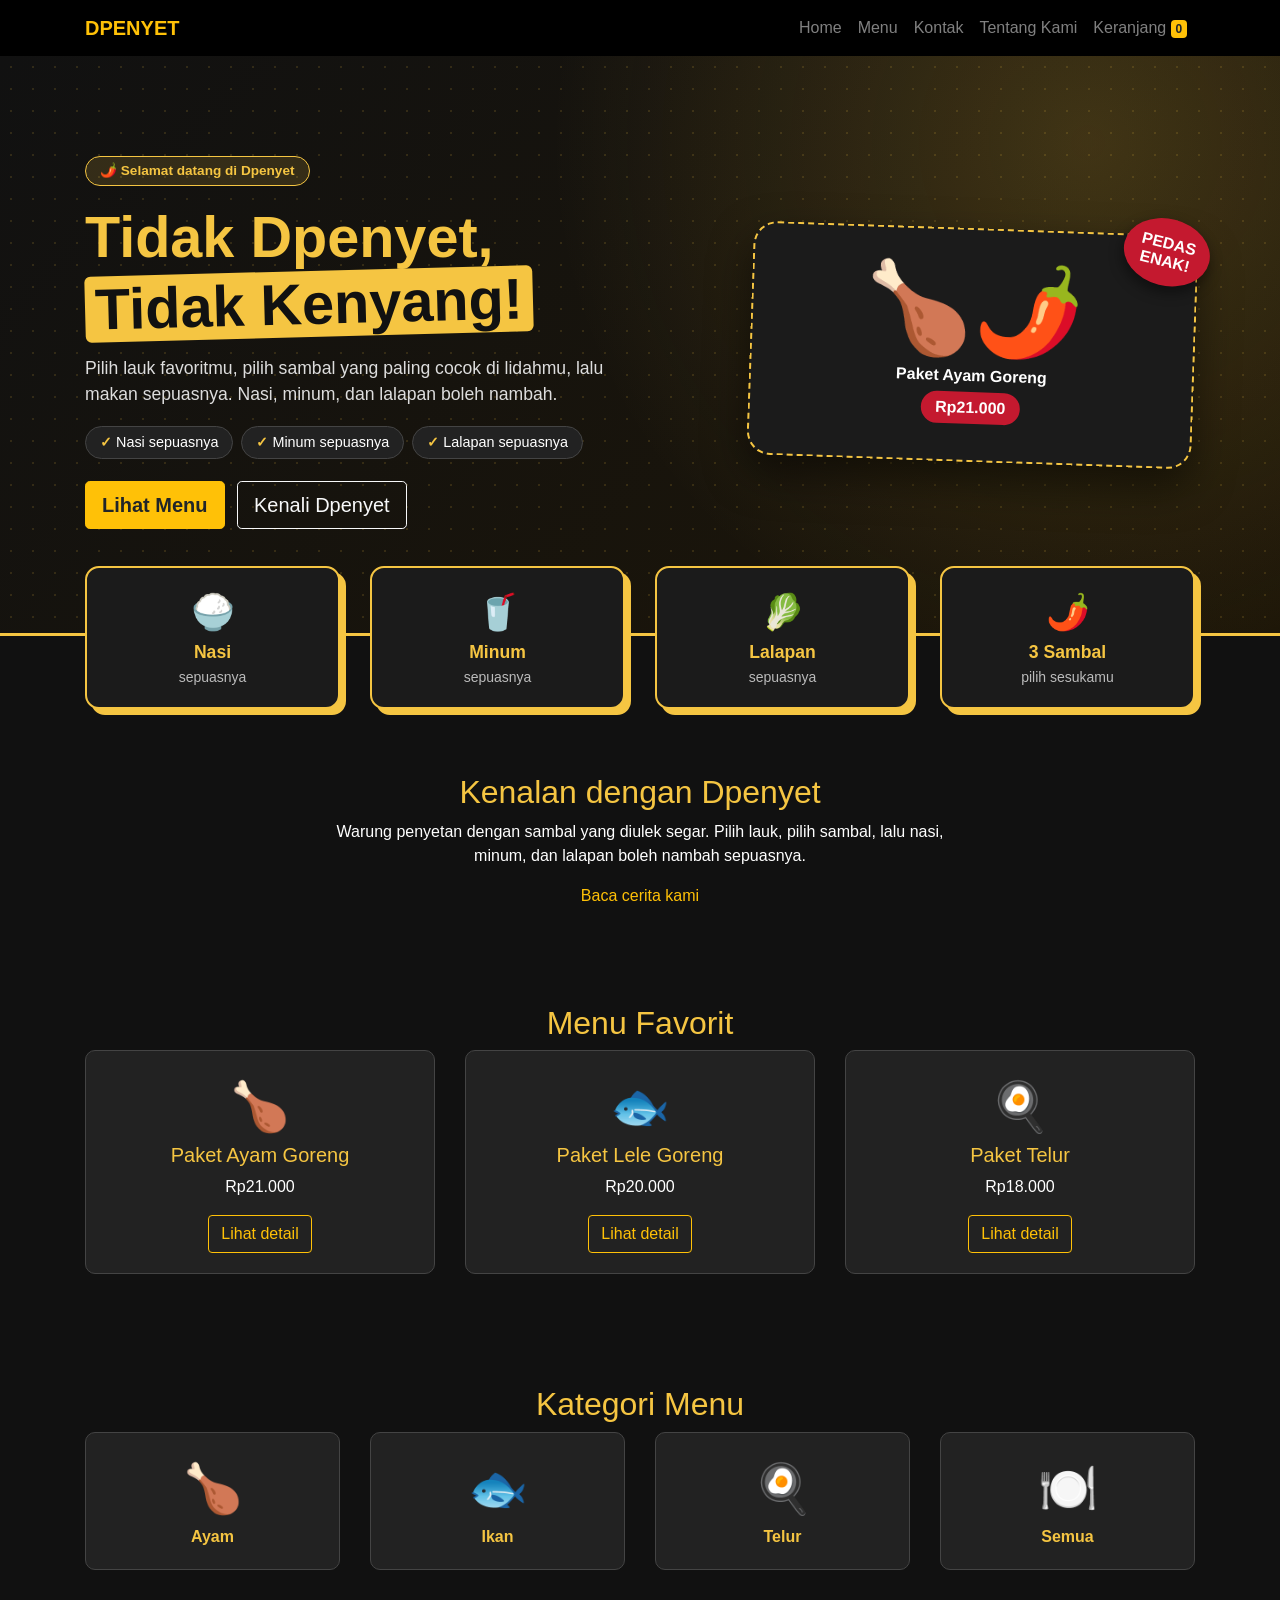
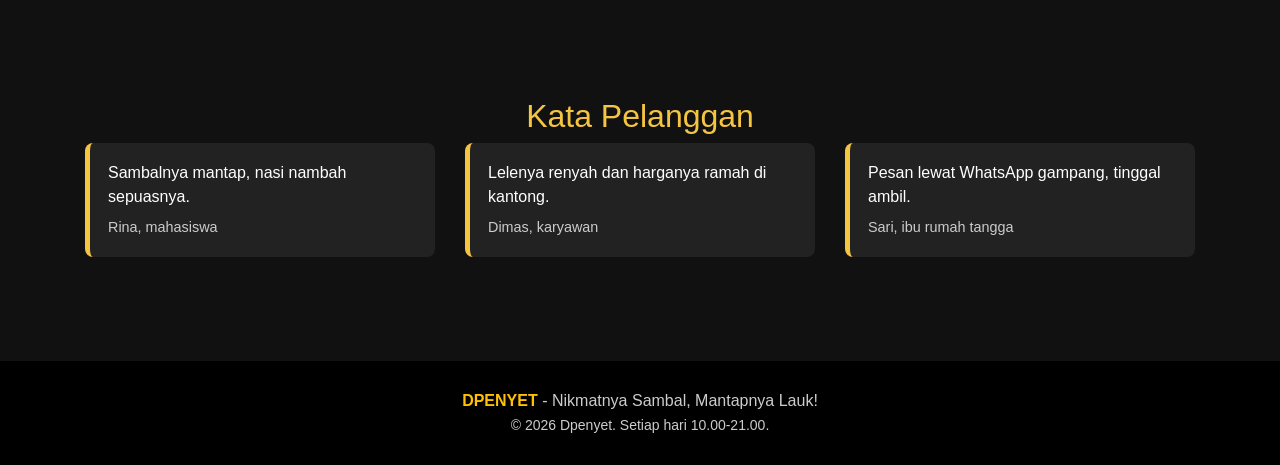
<file: index.html>
<!DOCTYPE html>
<html lang="id">
    <head>
        <meta charset="UTF-8">
        <meta name="viewport" content="width=device-width, initial-scale=1.0">
        <title>Dpenyet</title>

        <link rel="stylesheet" href="assets/bootstrap/css/bootstrap.css">
        <link rel="stylesheet" href="assets/css/style.css">
    </head>

    <body>
        <nav class="navbar navbar-expand-lg navbar-dark bg-dark">
    <div class="container">

        <a class="navbar-brand text-warning" href="index.html">
            DPENYET
        </a>

        <button class="navbar-toggler" type="button"
            data-toggle="collapse"
            data-target="#menuNavbar">
            <span class="navbar-toggler-icon"></span>
        </button>

        <div class="collapse navbar-collapse" id="menuNavbar">
            <div class="navbar-nav ml-auto">
                <a class="nav-link" href="index.html">Home</a>
                <a class="nav-link" href="katalog.html">Menu</a>
                <a class="nav-link" href="kontak.html">Kontak</a>
                <a class="nav-link" href="tentang.html">Tentang Kami</a>
                <a class="nav-link" href="keranjang.html">Keranjang</a>
            </div>
        </div>

    </div>
</nav>
        
        <!--homepage-->
      
<!-- Homepage -->
<section id="home" class="hero-d">
    <div class="container">
        <div class="row align-items-center">

            <div class="col-md-7">
                <span class="label-hero"><span aria-hidden="true">🌶️</span> Selamat datang di Dpenyet</span>

                <h1>
                    Tidak Dpenyet,
                    <span class="sorot">Tidak Kenyang!</span>
                </h1>

                <p class="lead-hero">
                    Pilih lauk favoritmu, pilih sambal yang paling cocok di lidahmu,
                    lalu makan sepuasnya. Nasi, minum, dan lalapan boleh nambah.
                </p>

                <ul class="perks">
                    <li><span aria-hidden="true">✓</span> Nasi sepuasnya</li>
                    <li><span aria-hidden="true">✓</span> Minum sepuasnya</li>
                    <li><span aria-hidden="true">✓</span> Lalapan sepuasnya</li>
                </ul>

                <a href="katalog.html" class="btn btn-warning btn-lg">Lihat Menu</a>
                <a href="tentang.html" class="btn btn-outline-light btn-lg">Kenali Dpenyet</a>
            </div>

            <div class="col-md-5 d-none d-md-block">
                <div class="piring">
                    <span class="stiker">PEDAS<br>ENAK!</span>
                    <div class="piring-ikon" aria-hidden="true">🍗🌶️</div>
                    <p>Paket Ayam Goreng</p>
                    <span class="harga-tag">Rp21.000</span>
                </div>
            </div>

        </div>
    </div>
</section>

<!-- Kotak keunggulan -->
<section class="container kotak-wrap">
    <div class="row">
        <div class="col-6 col-md-3 mb-3">
            <div class="kotak-unggul"><span class="ik" aria-hidden="true">🍚</span><b>Nasi</b><small>sepuasnya</small></div>
        </div>
        <div class="col-6 col-md-3 mb-3">
            <div class="kotak-unggul"><span class="ik" aria-hidden="true">🥤</span><b>Minum</b><small>sepuasnya</small></div>
        </div>
        <div class="col-6 col-md-3 mb-3">
            <div class="kotak-unggul"><span class="ik" aria-hidden="true">🥬</span><b>Lalapan</b><small>sepuasnya</small></div>
        </div>
        <div class="col-6 col-md-3 mb-3">
            <div class="kotak-unggul"><span class="ik" aria-hidden="true">🌶️</span><b>3 Sambal</b><small>pilih sesukamu</small></div>
        </div>
    </div>
</section>
<!-- Perkenalan -->
<section id="intro" class="container text-center py-5">
    <h2>Kenalan dengan Dpenyet</h2>
    <p class="mx-auto" style="max-width:640px">
        Warung penyetan dengan sambal yang diulek segar. Pilih lauk,
        pilih sambal, lalu nasi, minum, dan lalapan boleh nambah sepuasnya.
    </p>
    <a href="tentang.html" class="text-warning">Baca cerita kami</a>
</section>

<!-- Produk unggulan -->
<section id="unggulan" class="container py-5">
    <h2 class="text-center">Menu Favorit</h2>
    <div class="row">
        <div class="col-md-4">
            <div class="kartu">
                <div class="ikon">🍗</div>
                <h5>Paket Ayam Goreng</h5>
                <p>Rp21.000</p>
                <a href="detail.html?id=1" class="btn btn-outline-warning">Lihat detail</a>
            </div>
        </div>
        <div class="col-md-4">
            <div class="kartu">
                <div class="ikon">🐟</div>
                <h5>Paket Lele Goreng</h5>
                <p>Rp20.000</p>
                <a href="detail.html?id=4" class="btn btn-outline-warning">Lihat detail</a>
            </div>
        </div>
        <div class="col-md-4">
            <div class="kartu">
                <div class="ikon">🍳</div>
                <h5>Paket Telur</h5>
                <p>Rp18.000</p>
                <a href="detail.html?id=3" class="btn btn-outline-warning">Lihat detail</a>
            </div>
        </div>
    </div>
</section>

<!-- Kategori -->
<section id="kategori" class="container py-5">
    <h2 class="text-center">Kategori Menu</h2>
    <div class="row text-center">
        <div class="col-6 col-md-3 mb-3"><a class="kartu kat" href="katalog.html?kat=Ayam"><span class="ikon">🍗</span><br>Ayam</a></div>
        <div class="col-6 col-md-3 mb-3"><a class="kartu kat" href="katalog.html?kat=Ikan"><span class="ikon">🐟</span><br>Ikan</a></div>
        <div class="col-6 col-md-3 mb-3"><a class="kartu kat" href="katalog.html?kat=Telur"><span class="ikon">🍳</span><br>Telur</a></div>
        <div class="col-6 col-md-3 mb-3"><a class="kartu kat" href="katalog.html"><span class="ikon">🍽️</span><br>Semua</a></div>
    </div>
</section>

<!-- Testimoni -->
<section id="testimoni" class="container py-5">
    <h2 class="text-center">Kata Pelanggan</h2>
    <div class="row">
        <div class="col-md-4 mb-3"><blockquote class="testi">Sambalnya mantap, nasi nambah sepuasnya.<footer>Rina, mahasiswa</footer></blockquote></div>
        <div class="col-md-4 mb-3"><blockquote class="testi">Lelenya renyah dan harganya ramah di kantong.<footer>Dimas, karyawan</footer></blockquote></div>
        <div class="col-md-4 mb-3"><blockquote class="testi">Pesan lewat WhatsApp gampang, tinggal ambil.<footer>Sari, ibu rumah tangga</footer></blockquote></div>
    </div>
</section>

<footer class="footer-d">
    <div class="container text-center">
        <strong class="text-warning">DPENYET</strong> - Nikmatnya Sambal, Mantapnya Lauk!<br>
        <small>&copy; 2026 Dpenyet. Setiap hari 10.00-21.00.</small>
    </div>
</footer>

        <script src="assets/jquery3.6.4/jquery-3.6.4.js"></script>

        <script src="assets/bootstrap/js/bootstrap.js"></script>

        <script src="assets/js/script.js"></script>
    </body>
</html>
</file>
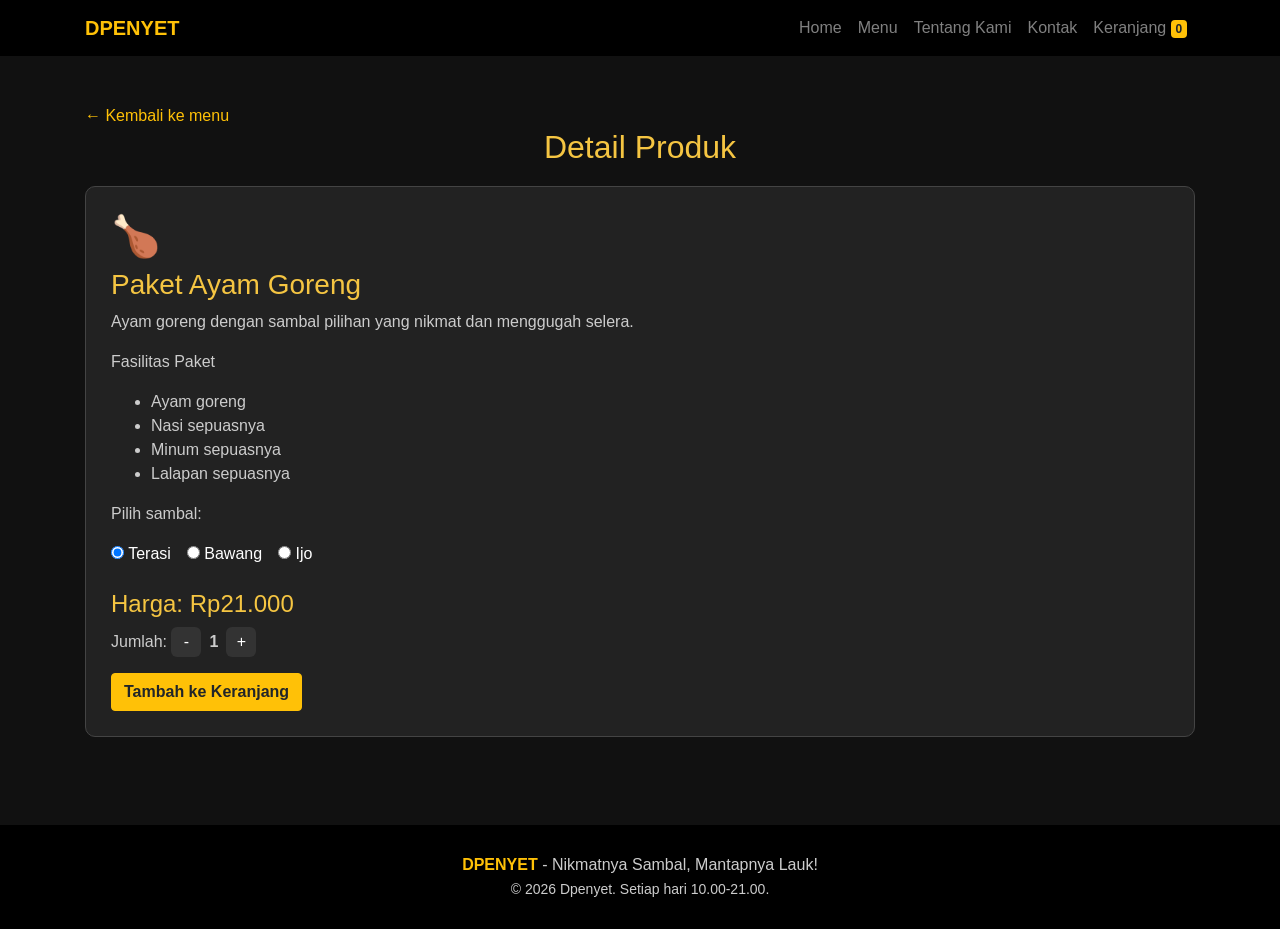
<file: detail.html>
<!DOCTYPE html>
<html lang="id">
    <head>
        <meta charset="UTF-8">
        <meta name="viewport" content="width=device-width, initial-scale=1.0">
        <title>Detail Produk - Dpenyet</title>

        <link rel="stylesheet" href="assets/bootstrap/css/bootstrap.css">
        <link rel="stylesheet" href="assets/css/style.css">
    </head>

    <body>
        <nav class="navbar navbar-expand-lg navbar-dark bg-dark">
    <div class="container">

        <a class="navbar-brand text-warning" href="index.html">
            DPENYET
        </a>

        <button class="navbar-toggler" type="button"
            data-toggle="collapse"
            data-target="#menuNavbar">
            <span class="navbar-toggler-icon"></span>
        </button>

        <div class="collapse navbar-collapse" id="menuNavbar">
            <div class="navbar-nav ml-auto">
                <a class="nav-link" href="index.html">Home</a>
                <a class="nav-link" href="katalog.html">Menu</a>
                <a class="nav-link" href="tentang.html">Tentang Kami</a>
                <a class="nav-link" href="kontak.html">Kontak</a>
                <a class="nav-link" href="keranjang.html">Keranjang</a>
            </div>
        </div>

    </div>
</nav>


        <!--tentang kami-->
        <main>
            <section id="detail" class="container py-5">
                 <a href="katalog.html" class="text-warning">&larr; Kembali ke menu</a>
                 <h2 class="text-center">Detail Produk</h2>
                 <div class="detail-produk" id="detail-isi"></div>
             </section>
      
        </main>
       <footer class="footer-d">
             <div class="container text-center">
                <strong class="text-warning">DPENYET</strong> - Nikmatnya Sambal, Mantapnya Lauk!<br>
                <small>&copy; 2026 Dpenyet. Setiap hari 10.00-21.00.</small>
             </div>
        </footer>
        <script src="assets/jquery3.6.4/jquery-3.6.4.js"></script>

        <script src="assets/bootstrap/js/bootstrap.js"></script>

        <script src="assets/js/script.js"></script>
    </body>
</html>
</file>
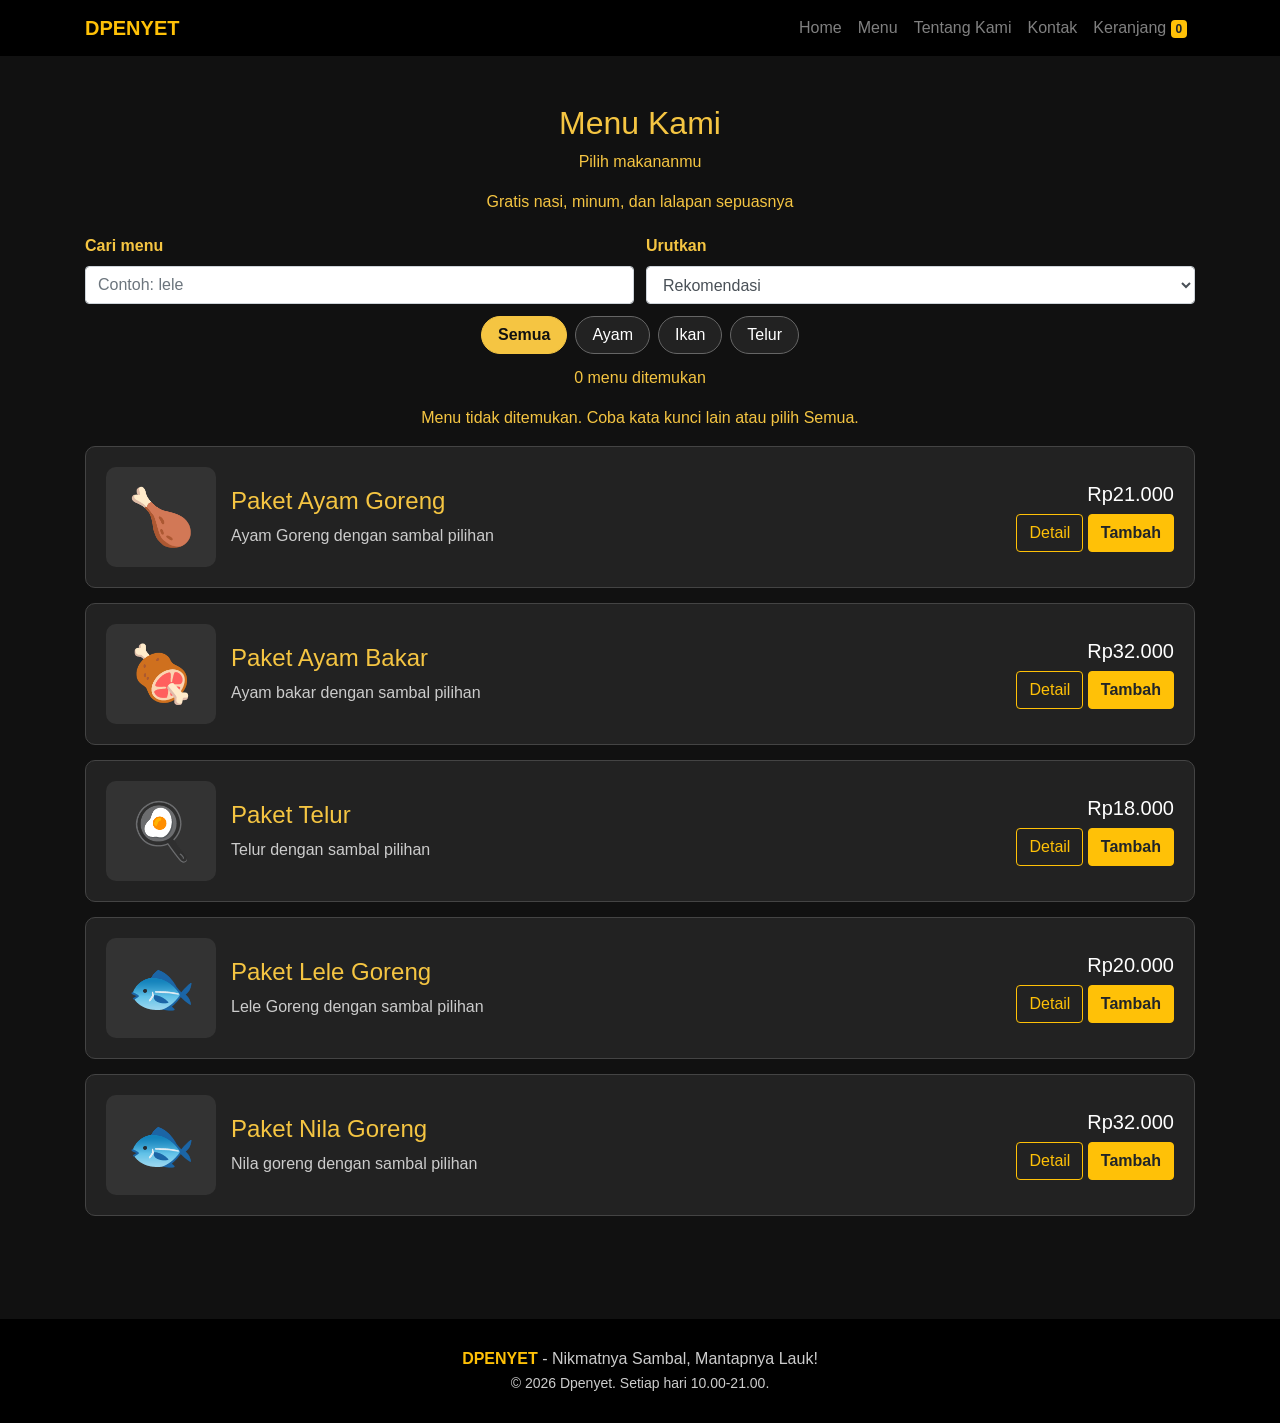
<file: katalog.html>
<!DOCTYPE html>
<html lang="id">
    <head>
        <meta charset="UTF-8">
        <meta name="viewport" content="width=device-width, initial-scale=1.0">
        <title>Katalog Menu - Dpenyet</title>

        <link rel="stylesheet" href="assets/bootstrap/css/bootstrap.css">
        <link rel="stylesheet" href="assets/css/style.css">
    </head>

    <body>
        <nav class="navbar navbar-expand-lg navbar-dark bg-dark">
    <div class="container">

        <a class="navbar-brand text-warning" href="index.html">
            DPENYET
        </a>

        <button class="navbar-toggler" type="button"
            data-toggle="collapse"
            data-target="#menuNavbar">
            <span class="navbar-toggler-icon"></span>
        </button>

        <div class="collapse navbar-collapse" id="menuNavbar">
            <div class="navbar-nav ml-auto">
                <a class="nav-link" href="index.html">Home</a>
                <a class="nav-link" href="katalog.html">Menu</a>
                <a class="nav-link" href="tentang.html">Tentang Kami</a>
                <a class="nav-link" href="kontak.html">Kontak</a>
                <a class="nav-link" href="keranjang.html">Keranjang</a>
        </div>

    </div>
</nav>


        <!--tentang kami-->
        <main>
        <section id="menu" class="container text-center py-5">
    <h2>Menu Kami</h2>
    <p>Pilih makananmu</p>
    <p>Gratis nasi, minum, dan lalapan sepuasnya</p>
    <div class="alat text-left">
    <div>
        <label for="cari">Cari menu</label>
        <input id="cari" type="search" class="form-control" placeholder="Contoh: lele">
    </div>
    <div>
        <label for="urut">Urutkan</label>
        <select id="urut" class="form-control">
            <option value="">Rekomendasi</option>
            <option value="murah">Harga terendah</option>
            <option value="mahal">Harga tertinggi</option>
            <option value="abjad">Nama A-Z</option>
        </select>
    </div>
</div>

<div class="chips" role="group" aria-label="Filter kategori">
    <button type="button" class="chip aktif" data-kat="">Semua</button>
    <button type="button" class="chip" data-kat="Ayam">Ayam</button>
    <button type="button" class="chip" data-kat="Ikan">Ikan</button>
    <button type="button" class="chip" data-kat="Telur">Telur</button>
</div>

<p id="hitung" aria-live="polite"></p>

<div id="daftar-menu"></div>


<p id="kosong" style="display:none">Menu tidak ditemukan. Coba kata kunci lain atau pilih Semua.</p>


            <!--ayam goreng-->
            <div class="menu-item" data-kategori="Ayam">
                  <div class="menu-photo">🍗</div>
                <div class="menu-info">
                    <h4>Paket Ayam Goreng </h4>
                    <p>Ayam Goreng dengan sambal pilihan</p>
                </div>
                <div class="menu-harga">
                    <h5>Rp21.000</h5>
                    <a href="detail.html?id=1" class="btn btn-outline-warning">Detail</a>
                    <button class="btn btn-warning tambah" 
                    data-nama="Paket Ayam Goreng"
                    data-harga="21000">
                    Tambah</button>
                </div>
            </div>

            <!--ayam bakar-->
            <div class="menu-item" data-kategori="Ayam">
                <div class="menu-photo">🍖</div>
                <div class="menu-info">
                    <h4>Paket Ayam Bakar</h4>
                    <p>Ayam bakar dengan sambal pilihan</p>
                </div>
                <div class="menu-harga">
                    <h5>Rp32.000</h5>
                    <a href="detail.html?id=2" class="btn btn-outline-warning">Detail</a>
                    <button class="btn btn-warning tambah" 
                    data-nama="Paket Ayam Bakar"
                    data-harga="32000">
                    Tambah</button>
                </div>
            </div>

            <!--telur-->
              <div class="menu-item" data-kategori="Telur">
                <div class="menu-photo">🍳</div>
                <div class="menu-info">
                    <h4>Paket Telur</h4>
                    <p>Telur dengan sambal pilihan</p>
                </div>
                <div class="menu-harga">
                    <h5>Rp18.000</h5>
                    <a href="detail.html?id=3" class="btn btn-outline-warning">Detail</a>
                 <button class="btn btn-warning tambah" 
                    data-nama="Paket Telur"
                    data-harga="18000">
                    Tambah</button>
                </div>
            </div>

            <!--lele goreng-->
              <div class="menu-item" data-kategori="Ikan">
                <div class="menu-photo">🐟</div>
                <div class="menu-info">
                    <h4>Paket Lele Goreng</h4>
                    <p>Lele Goreng dengan sambal pilihan</p>
                </div>
                <div class="menu-harga">
                    <h5>Rp20.000</h5>
                    <a href="detail.html?id=4" class="btn btn-outline-warning">Detail</a>
                    <button class="btn btn-warning tambah" 
                    data-nama="Paket Lele Goreng"
                    data-harga="20000">
                    Tambah</button>
                </div>
            </div>

            <!--nila goreng-->
              <div class="menu-item" data-kategori="Ikan">
                	<div class="menu-photo">🐟</div>
                <div class="menu-info">
                    <h4>Paket Nila Goreng</h4>
                    <p>Nila goreng dengan sambal pilihan</p>
                </div>
                <div class="menu-harga">
                    <h5>Rp32.000</h5>
                    <a href="detail.html?id=5" class="btn btn-outline-warning">Detail</a>
                   <button class="btn btn-warning tambah" 
                    data-nama="Paket Nila Goreng"
                    data-harga="32000">
                    Tambah</button>
                </div>
            </div>

        </section>
        </main>
        <footer class="footer-d">
             <div class="container text-center">
                <strong class="text-warning">DPENYET</strong> - Nikmatnya Sambal, Mantapnya Lauk!<br>
                <small>&copy; 2026 Dpenyet. Setiap hari 10.00-21.00.</small>
             </div>
        </footer>
        <script src="assets/jquery3.6.4/jquery-3.6.4.js"></script>

        <script src="assets/bootstrap/js/bootstrap.js"></script>

        <script src="assets/js/script.js"></script>
    </body>
</html>
</file>
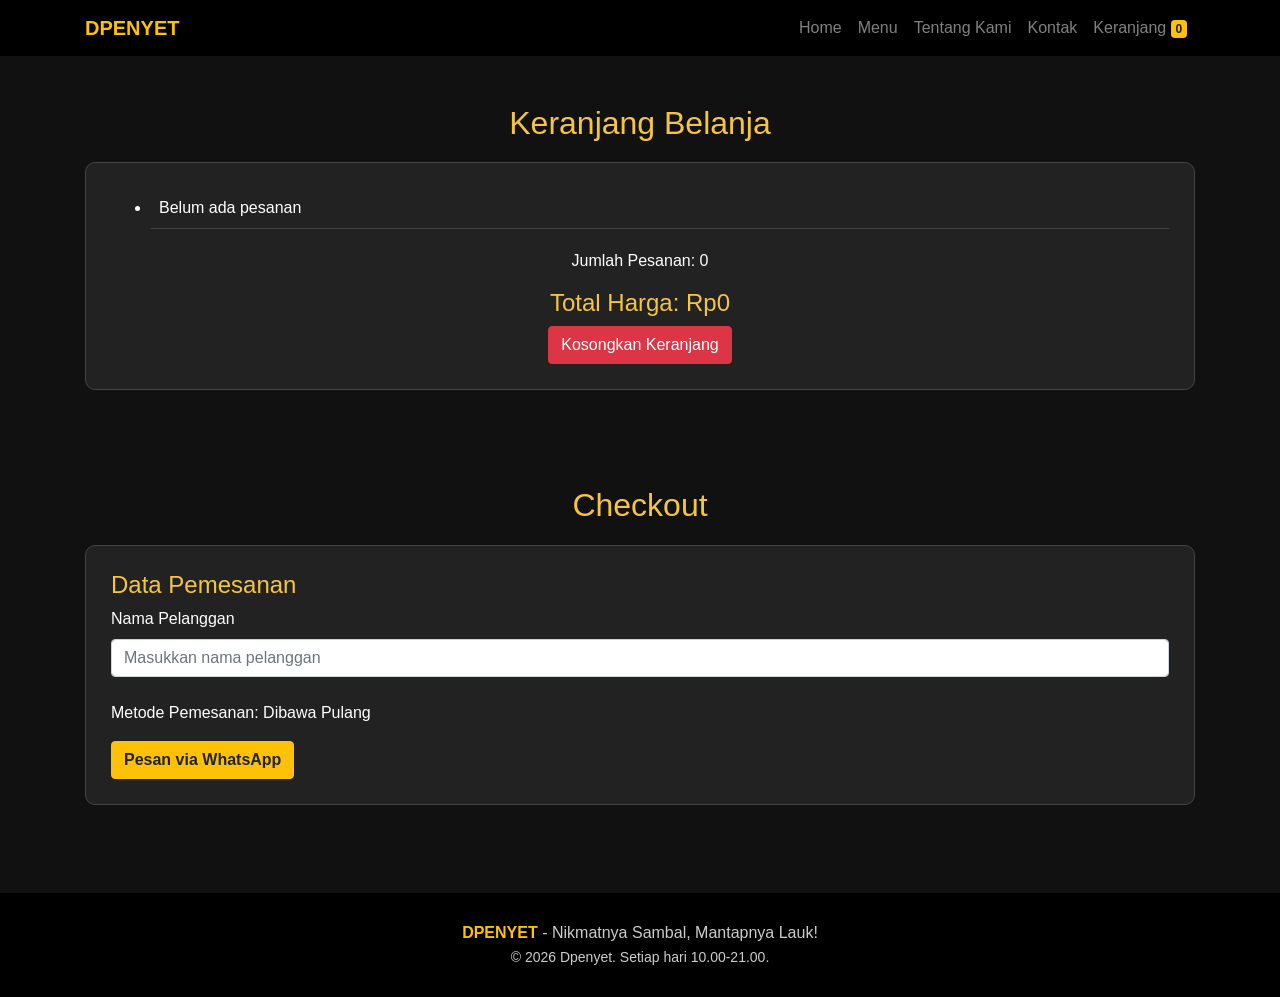
<file: keranjang.html>
<!DOCTYPE html>
<html lang="id">
    <head>
        <meta charset="UTF-8">
        <meta name="viewport" content="width=device-width, initial-scale=1.0">
        <title>Keranjang - Dpenyet</title>

        <link rel="stylesheet" href="assets/bootstrap/css/bootstrap.css">
        <link rel="stylesheet" href="assets/css/style.css">
    </head>

    <body>
        <nav class="navbar navbar-expand-lg navbar-dark bg-dark">
    <div class="container">

        <a class="navbar-brand text-warning" href="index.html">
            DPENYET
        </a>

        <button class="navbar-toggler" type="button"
            data-toggle="collapse"
            data-target="#menuNavbar">
            <span class="navbar-toggler-icon"></span>
        </button>

        <div class="collapse navbar-collapse" id="menuNavbar">
            <div class="navbar-nav ml-auto">
                <a class="nav-link" href="index.html">Home</a>
                <a class="nav-link" href="katalog.html">Menu</a>
                <a class="nav-link" href="tentang.html">Tentang Kami</a>
                <a class="nav-link" href="kontak.html">Kontak</a>
                <a class="nav-link" href="keranjang.html">Keranjang</a>
            </div>
        </div>

    </div>
</nav>

        <main>
     <section id="keranjang" class="container py-5">
            <h2 class="text-center">Keranjang Belanja</h2>
            <div class="kotak-keranjang">

                <ul id="daftar-pesanan">
                    <li>Belum ada pesanan</li>
                    </ul>
                <p>Jumlah Pesanan: <span id="jumlah">0</span></p>
                <h4>
                    Total Harga: Rp<span id="total">0</span>
                </h4>
                <button id="hapus" class="btn btn-danger">
                    Kosongkan Keranjang
                </button>
            </div>
        </section>
        <section id="checkout" class="container py-5">
            <h2 class="text-center">Checkout</h2>
            <div class="kotak-checkout">
                <h4>Data Pemesanan</h4>
                <label>Nama Pelanggan</label>
               <input type="text" id="nama-pelanggan" class="form-control" placeholder="Masukkan nama pelanggan">

                <br>

                <p>Metode Pemesanan: Dibawa Pulang</p>
                <button type="button" 
                 id="proses-checkout" 
                class="btn btn-warning">Pesan via WhatsApp</button>
            </div>
        </section>
        </main>
        <footer class="footer-d">
          <div class="container text-center">
            <strong class="text-warning">DPENYET</strong> - Nikmatnya Sambal, Mantapnya Lauk!<br>
            <small>&copy; 2026 Dpenyet. Setiap hari 10.00-21.00.</small>
          </div>
        </footer>
        <script src="assets/jquery3.6.4/jquery-3.6.4.js"></script>
        <script src="assets/bootstrap/js/bootstrap.js"></script>
        <script src="assets/js/script.js"></script>
    </body>
</html>
</file>
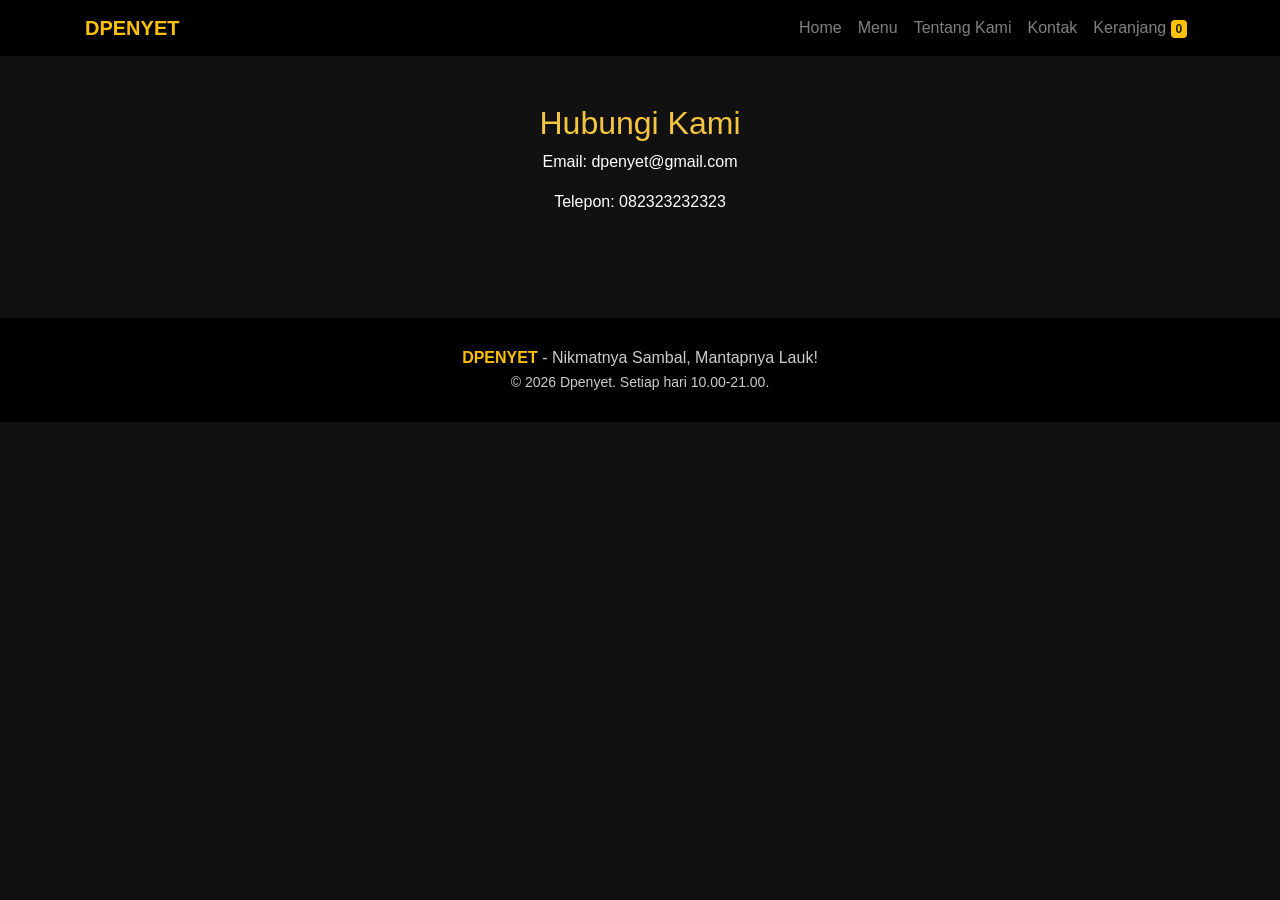
<file: kontak.html>
<!DOCTYPE html>
<html lang="id">
    <head>
        <meta charset="UTF-8">
        <meta name="viewport" content="width=device-width, initial-scale=1.0">
        <title>kontak - Dpenyet</title>

        <link rel="stylesheet" href="assets/bootstrap/css/bootstrap.css">
        <link rel="stylesheet" href="assets/css/style.css">
    </head>

    <body>
        <nav class="navbar navbar-expand-lg navbar-dark bg-dark">
    <div class="container">

        <a class="navbar-brand text-warning" href="index.html">
            DPENYET
        </a>

        <button class="navbar-toggler" type="button"
            data-toggle="collapse"
            data-target="#menuNavbar">
            <span class="navbar-toggler-icon"></span>
        </button>

        <div class="collapse navbar-collapse" id="menuNavbar">
            <div class="navbar-nav ml-auto">
                <a class="nav-link" href="index.html">Home</a>
                <a class="nav-link" href="katalog.html">Menu</a>
                <a class="nav-link" href="tentang.html">Tentang Kami</a>
                <a class="nav-link" href="kontak.html">Kontak</a>
                <a class="nav-link" href="keranjang.html">Keranjang</a>
            </div>
        </div>

    </div>
</nav>


        <!--tentang kami-->
        <main>
      <section id="contact" class="container text-center py-5">
            <h2>Hubungi Kami</h2>
            <p>Email: dpenyet@gmail.com</p>
            <p>Telepon: 082323232323</p>
        </section>
        </main>
        <footer class="footer-d">
             <div class="container text-center">
                <strong class="text-warning">DPENYET</strong> - Nikmatnya Sambal, Mantapnya Lauk!<br>
                <small>&copy; 2026 Dpenyet. Setiap hari 10.00-21.00.</small>
             </div>
        </footer>
        <script src="assets/jquery3.6.4/jquery-3.6.4.js"></script>

        <script src="assets/bootstrap/js/bootstrap.js"></script>

        <script src="assets/js/script.js"></script>
    </body>
</html>
</file>
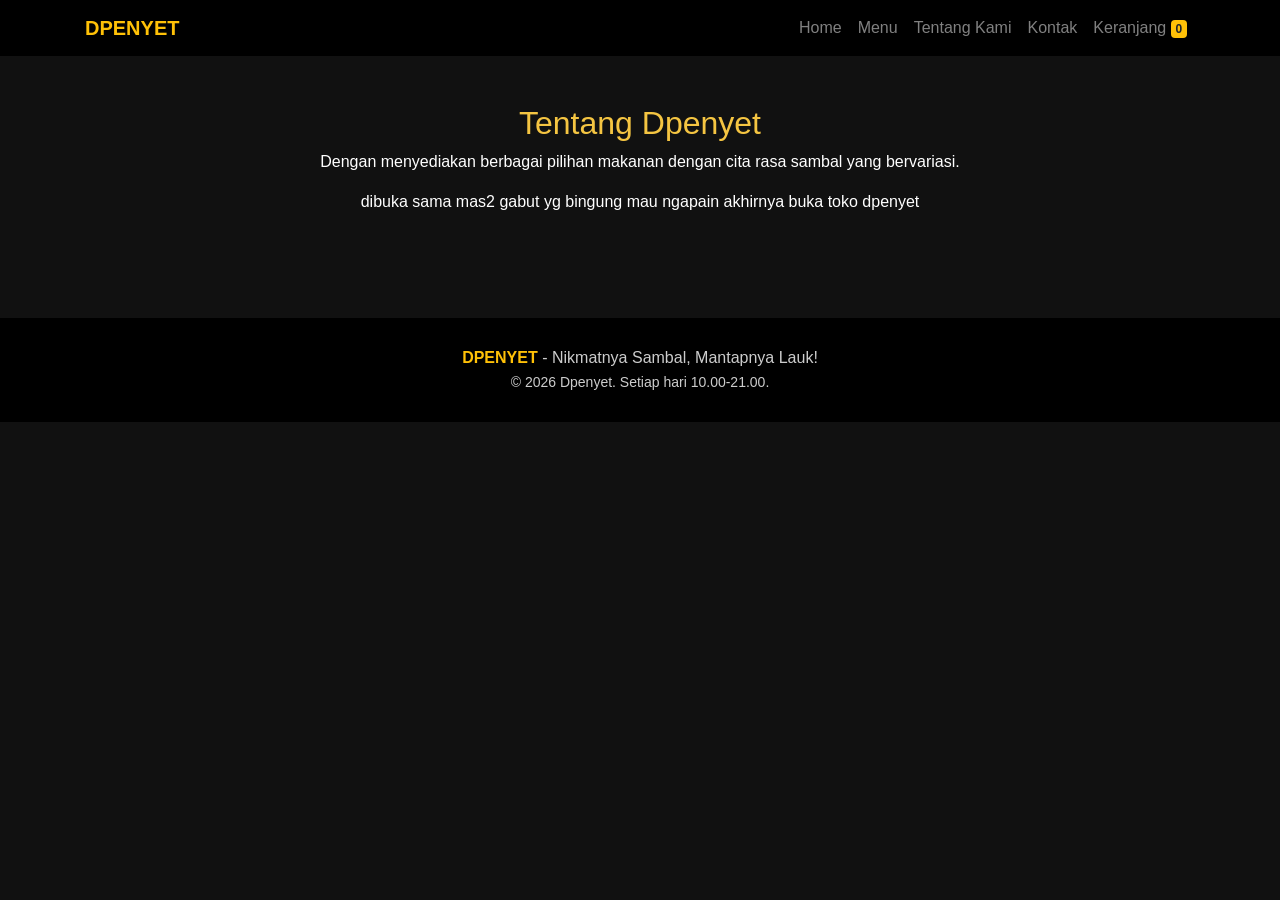
<file: tentang.html>
<!DOCTYPE html>
<html lang="id">
    <head>
        <meta charset="UTF-8">
        <meta name="viewport" content="width=device-width, initial-scale=1.0">
        <title>tentang kami - Dpenyet</title>

        <link rel="stylesheet" href="assets/bootstrap/css/bootstrap.css">
        <link rel="stylesheet" href="assets/css/style.css">
    </head>

    <body>
        <nav class="navbar navbar-expand-lg navbar-dark bg-dark">
    <div class="container">

        <a class="navbar-brand text-warning" href="index.html">
            DPENYET
        </a>

        <button class="navbar-toggler" type="button"
            data-toggle="collapse"
            data-target="#menuNavbar">
            <span class="navbar-toggler-icon"></span>
        </button>

        <div class="collapse navbar-collapse" id="menuNavbar">
            <div class="navbar-nav ml-auto">
                <a class="nav-link" href="index.html">Home</a>
                <a class="nav-link" href="katalog.html">Menu</a>
                <a class="nav-link" href="tentang.html">Tentang Kami</a>
                <a class="nav-link" href="kontak.html">Kontak</a>
                <a class="nav-link" href="keranjang.html">Keranjang</a>
        </div>

    </div>
</nav>


        <!--tentang kami-->
        <main>
        <section id="about" class="container text-center py-5">
            <h2>Tentang Dpenyet</h2>
            <p>
                Dengan menyediakan berbagai pilihan makanan 
                dengan cita rasa sambal yang bervariasi.
            </p>
            <p>dibuka sama mas2 gabut yg bingung mau ngapain akhirnya
                buka toko dpenyet
            </p>
        </section>
        </main>
        <footer class="footer-d">
             <div class="container text-center">
                <strong class="text-warning">DPENYET</strong> - Nikmatnya Sambal, Mantapnya Lauk!<br>
                <small>&copy; 2026 Dpenyet. Setiap hari 10.00-21.00.</small>
             </div>
        </footer>
        <script src="assets/jquery3.6.4/jquery-3.6.4.js"></script>

        <script src="assets/bootstrap/js/bootstrap.js"></script>

        <script src="assets/js/script.js"></script>
    </body>
</html>
</file>
<file: assets/css/style.css>
body {
    background-color: #111;
    color:white;
    font-family:arial, sans-serif;
}
.navbar{
    background-color: black !important;
}

.navbar-brand {
    font-weight: bold;
}

section h1, section h2{
    color: #f5c542;
}

#home { 
    padding-top: 100px !important;
    padding-bottom: 100px !important;
}

.btn-warning {
    font-weight: bold;
}

#menu {
    color: #f5c542;
}

.menu-item{
    background-color: #222;
    border: 1px solid #444;
    border-radius: 10px;
    padding: 20px;
    margin-bottom: 15px;

    display: flex;
    justify-content: space-between;
    align-items: center;
    gap: 15px;
}

.menu-info{
    text-align: left;
}

.menu-info h4{
    color: #f5c542;
}

.menu-info p{
    color: #ccc;
    margin-bottom: 0;
}

.menu-harga{
    text-align: right;
    min-width:120px;
}

.menu-harga h5{
    color: white;
}
@media (max-width: 600px) {

    .menu-item {
        flex-direction: row;
        flex-wrap: wrap;
        align-items: center;
    }

    .menu-photo {
        width: 85px;
        height: 85px;
        font-size: 45px;
    }

    .menu-info {
        flex: 1;
        min-width: 130px;
    }

    .menu-harga {
        width: 100%;
        display: flex;
        justify-content: space-between;
        align-items: center;
        padding-left: 100px;
        text-align: left;
    }
}

.menu-photo {
    width: 110px;
    height: 100px;
    background-color: #333;
    border-radius: 10px;

    display: flex;
    justify-content: center;
    align-items: center;

    font-size: 55px;
    flex-shrink: 0;
}

.menu-info {
    flex: 1;
}

.kotak-keranjang{
    background-color: #222;
    border: 1px solid #444;
    border-radius: 10px;
    padding: 25px;
    margin-top: 20px;
    text-align: center;
}

.kotak-keranjang h4{
    color: #f5c542;
}

.detail-produk {
    background-color: #222;
    border: 1px solid #444;
    border-radius: 10px;
    padding: 25px;
    margin-top: 20px;
}

.detail-produk h3,
.detail-produk h4 {
    color: #f5c542;
}

.detail-produk p,
.detail-produk li {
    color: #ccc;
}

#daftar-pesanan {
    color: white;
    text-align: left;
    margin-bottom: 20px;
}

#daftar-pesanan li {
    padding: 8px;
    border-bottom: 1px solid #444;
}


.kotak-checkout {
    background-color: #222;
    border: 1px solid #444;
    border-radius: 10px;
    padding: 25px;
    margin-top: 20px;
}

.kotak-checkout h4 {
    color: #f5c542;
}

.kotak-checkout label,
.kotak-checkout p {
    color: white;
}
.kartu {
    display:block;background:#222;border:1px solid #444;border-radius:10px;padding:20px;text-align:center;color:#fff;margin-bottom:15px
}
.kartu .ikon{
    font-size:3rem
}
.kartu h5 {
    color:#f5c542
}
a.kat {
    color:#f5c542;font-weight:700;text-decoration:none
}
a.kat:hover {
    background:#f5c542;color:#111;text-decoration:none
}
.testi {
    background:#222;border-left:5px solid #f5c542;border-radius:8px;padding:18px;margin:0
}
.testi footer {
    color:#ccc;font-size:.9rem;margin-top:8px
}
.footer-d {
    background:#000;color:#ccc;padding:28px 0;margin-top:40px
}
.alat {
    display:flex;gap:12px;flex-wrap:wrap;margin:20px 0 12px
}
.alat>div {
    flex:1;min-width:200px
}
.alat label {
    font-weight:600
}
.chips {
    display:flex;gap:8px;flex-wrap:wrap;justify-content:center;margin-bottom:12px
}
.chip {
    background:#222;color:#fff;border:1px solid #666;border-radius:20px;padding:6px 16px;cursor:pointer
}
.chip.aktif {
    background:#f5c542;color:#111;border-color:#f5c542;font-weight:700
}
.toast-d {
    position:fixed;left:50%;bottom:25px;transform:translateX(-50%);background:#f5c542;color:#111;font-weight:700;padding:11px 18px;border-radius:9px;z-index:50;display:none
}
#daftar-pesanan .baris-keranjang {
    display:flex;justify-content:space-between;align-items:center;gap:10px;padding:10px 0;border-bottom:1px solid #333
}
.qty {
    display:inline-flex;align-items:center;gap:8px
}
.qty button {
    background:#333;color:#fff;border:0;border-radius:6px;width:30px;height:30px;cursor:pointer
}
.qty button:hover {
    background:#f5c542;color:#111
}
.hero-d{
    background:
        radial-gradient(rgba(245,197,66,.14) 1.5px, transparent 1.5px) 0 0/22px 22px,
        radial-gradient(circle at 85% 15%, rgba(245,197,66,.18), transparent 45%),
        linear-gradient(135deg,#111 0%,#1d1608 100%);
    padding:70px 0 110px;
    border-bottom:3px solid #f5c542;
}
.label-hero{
    display:inline-block;background:rgba(245,197,66,.15);color:#f5c542;
    border:1px solid #f5c542;border-radius:30px;padding:4px 14px;
    font-size:.85rem;font-weight:600;
}
.hero-d h1{font-size:clamp(2.2rem,5vw,3.6rem);font-weight:800;line-height:1.15;margin:18px 0}
.sorot{
    color:#111;background:#f5c542;padding:0 10px;border-radius:6px;
    display:inline-block;transform:rotate(-1.5deg);
}
.lead-hero{color:#ddd;font-size:1.1rem;max-width:520px}
.perks{list-style:none;padding:0;display:flex;flex-wrap:wrap;gap:8px;margin:18px 0}
.perks li{background:#222;border:1px solid #444;border-radius:30px;padding:5px 14px;font-size:.9rem}
.perks li span{color:#f5c542;font-weight:700}
.hero-d .btn{margin:4px 8px 4px 0}


.piring{
    position:relative;background:#1b1b1b;border:2px dashed #f5c542;border-radius:24px;
    text-align:center;padding:36px 20px;transform:rotate(2deg);
    box-shadow:0 18px 40px rgba(0,0,0,.5);
}
.piring-ikon{font-size:5.5rem;line-height:1}
.piring p{margin:10px 0 4px;font-weight:700}
.harga-tag{display:inline-block;background:#c4192f;color:#fff;font-weight:700;padding:4px 14px;border-radius:20px}
.stiker{
    position:absolute;top:-18px;right:-14px;z-index:2;background:#c4192f;color:#fff;
    font-weight:900;text-align:center;line-height:1.1;padding:16px;border-radius:50%;
    transform:rotate(12deg);box-shadow:0 6px 14px rgba(0,0,0,.45);
}
@media (prefers-reduced-motion:no-preference){
    .piring{animation:goyang 4s ease-in-out infinite}
    @keyframes goyang{50%{transform:rotate(-1deg) translateY(-6px)}}
}

/* KOTAK KEUNGGULAN (menempel di bawah hero) */
.kotak-wrap{margin-top:-70px;position:relative;z-index:3}
.kotak-unggul{
    background:#1b1b1b;border:2px solid #f5c542;border-radius:14px;text-align:center;
    padding:18px 10px;height:100%;box-shadow:6px 6px 0 #f5c542;transition:.2s;
}
.kotak-unggul:hover{transform:translate(-3px,-3px);box-shadow:9px 9px 0 #f5c542}
.kotak-unggul .ik{font-size:2.2rem;display:block}
.kotak-unggul b{display:block;color:#f5c542;font-size:1.1rem}
.kotak-unggul small{color:#bbb}

@media (max-width:767px){
    .hero-d{padding:44px 0 90px}
    .kotak-wrap{margin-top:-50px}
}
</file>
